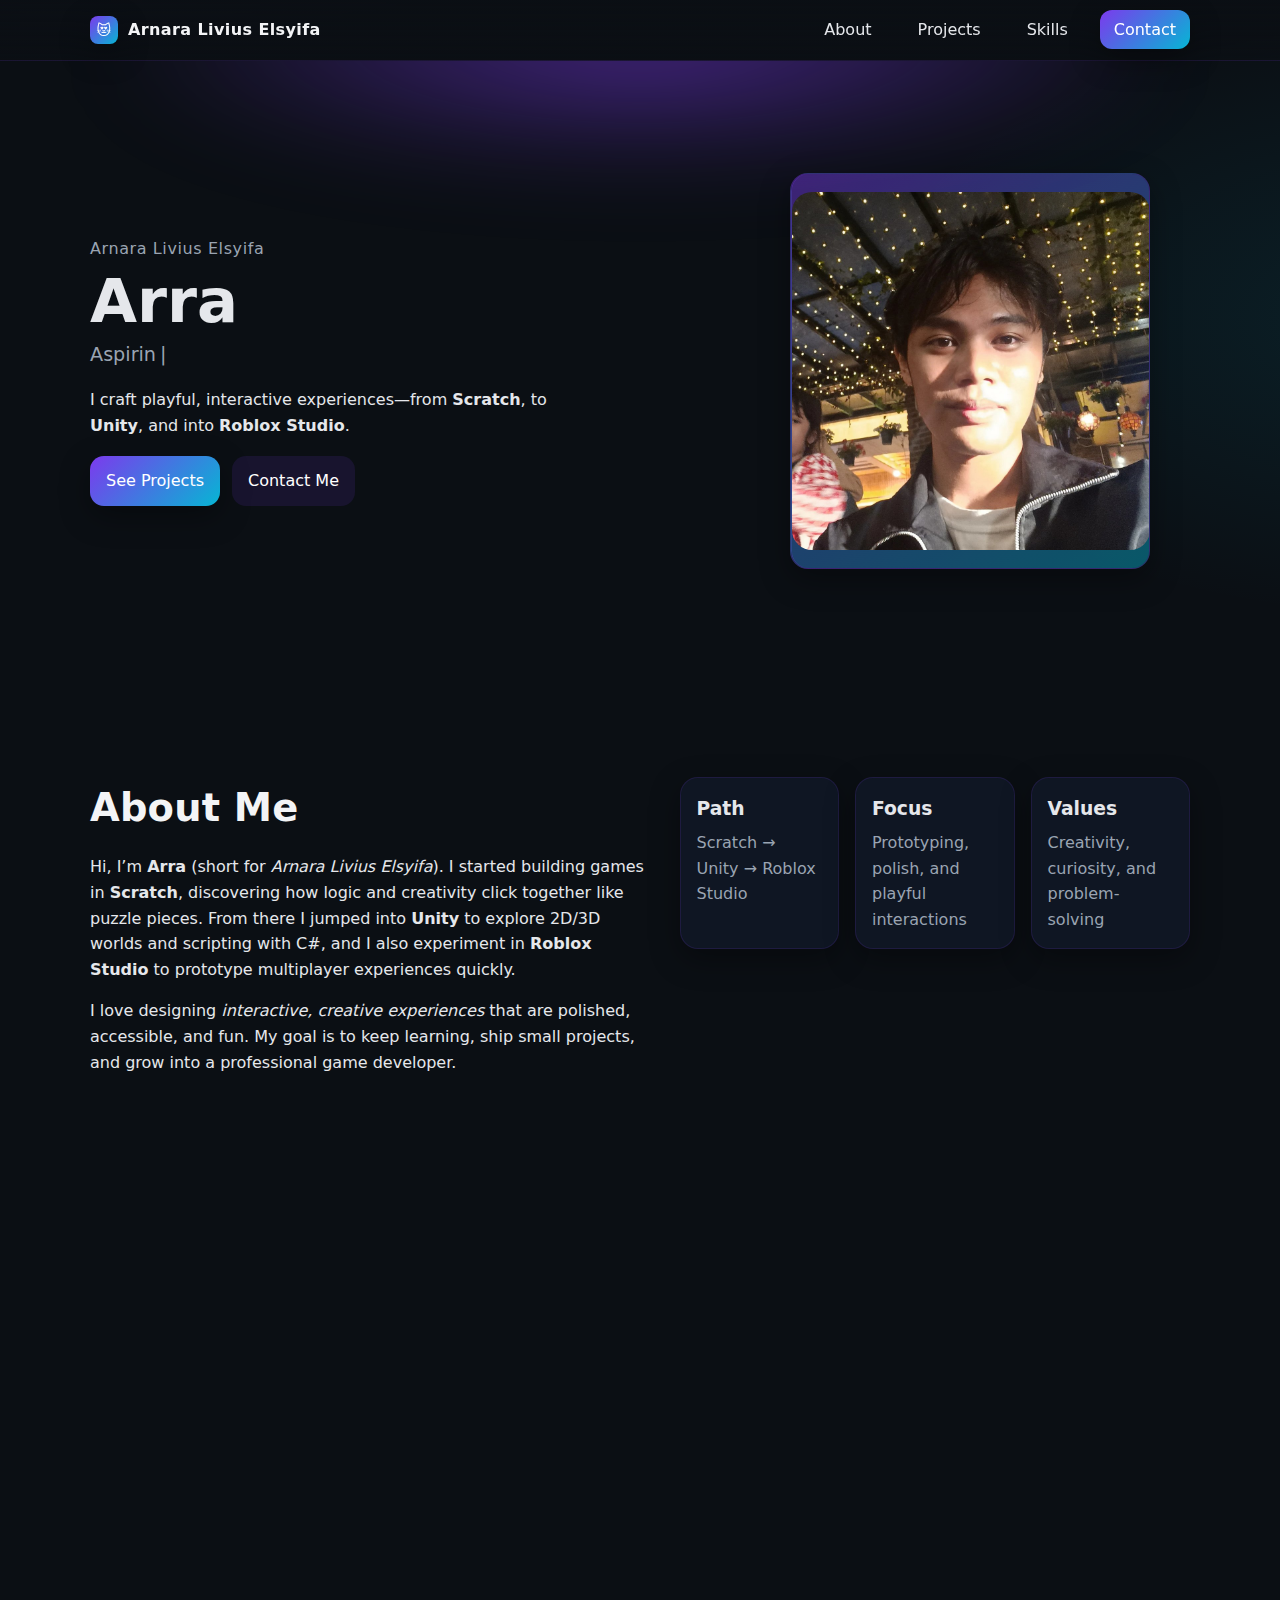
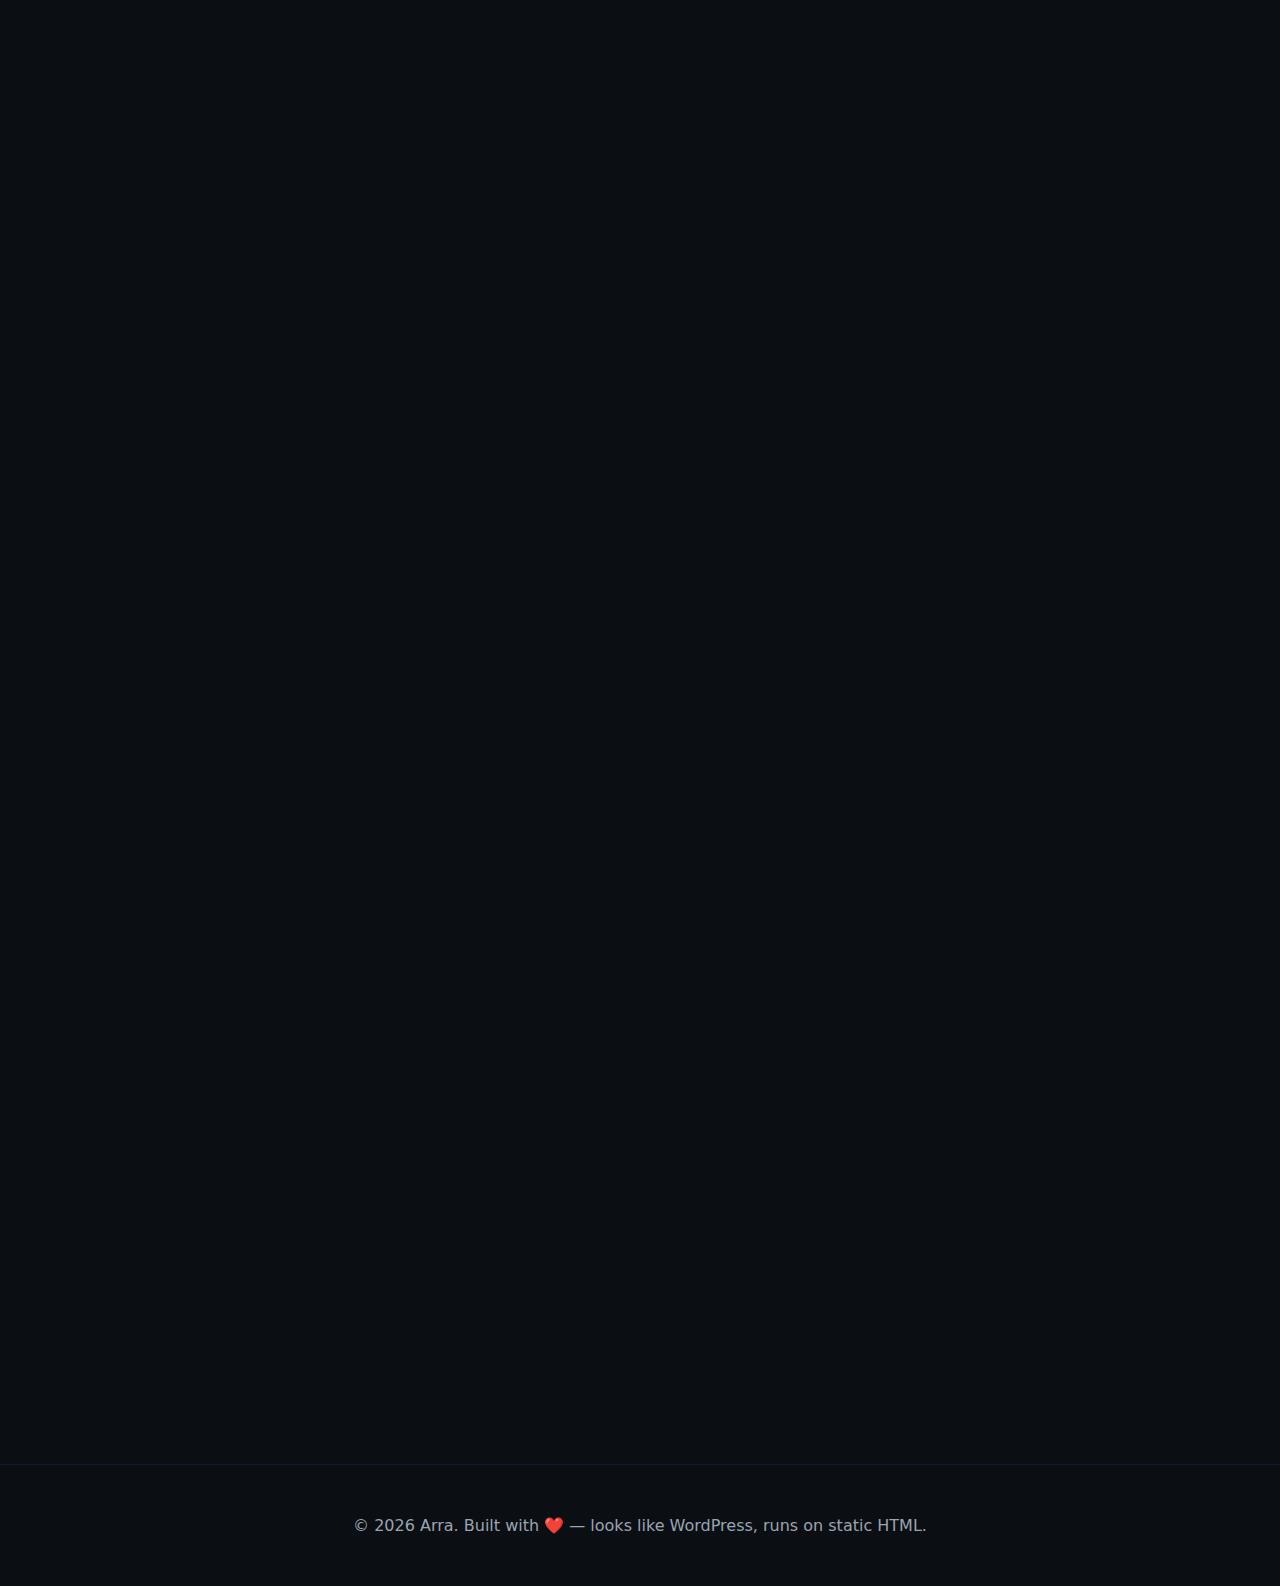
<file: index.html>
<!DOCTYPE html>
<html lang="en">
<head>
  <meta charset="UTF-8" />
  <meta name="viewport" content="width=device-width, initial-scale=1.0" />
  <meta name="description" content="Arra — Aspiring Game Developer. Portfolio, projects, and contact." />
  <meta name="generator" content="WordPress 6.4.3" />
  <title>Arra | Aspiring Game Developer</title>
  <link rel="stylesheet" href="style.css?ver=6.4.3" />
  <link rel="preload" href="style.css?ver=6.4.3" as="style" />
  <script defer src="script.js?ver=6.4.3"></script>
</head>
<body class="home blog wp-embed-responsive theme-arraslate scheme-dark">
  <header id="site-header" class="site-header wp-block-group">
    <div class="container nav-container">
      <a class="brand wp-block-site-title" href="#home" aria-label="Arra Home">
        <span class="logo-mark" aria-hidden="true">😻</span>
        <span class="brand-text">Arnara Livius Elsyifa</span>
      </a>
      <nav class="primary-nav" aria-label="Main Navigation">
        <button class="nav-toggle" aria-controls="nav-menu" aria-expanded="false">
          <span class="sr-only">Toggle navigation</span>
          <div class="hamburger" aria-hidden="true"></div>
        </button>
        <ul id="nav-menu" class="menu wp-block-navigation">
          <li><a href="#about" class="nav-link">About</a></li>
          <li><a href="#projects" class="nav-link">Projects</a></li>
          <li><a href="#skills" class="nav-link">Skills</a></li>
          <li><a href="#contact" class="nav-link cta">Contact</a></li>
        </ul>
      </nav>
    </div>
  </header>

  <main id="home" class="site-content">
    <!-- HERO -->
    <section class="section hero wp-block-cover reveal" data-wp-area="hero">
      <div class="container hero-inner">
        <div class="hero-copy">
          <p class="eyebrow">Arnara Livius Elsyifa</p>
          <h1 class="headline">Arra</h1>
          <p class="tagline"><span id="typewriter"></span></p>
          <p class="intro">
            I craft playful, interactive experiences&mdash;from <strong>Scratch</strong>, to <strong>Unity</strong>, and into <strong>Roblox Studio</strong>.
          </p>
          <div class="hero-actions">
            <a href="#projects" class="btn btn-primary">See Projects</a>
            <a href="#contact" class="btn btn-ghost">Contact Me</a>
          </div>
        </div>
        <figure class="hero-media" aria-label="Profile image placeholder">
          <!-- Placeholder frame for photo -->
          <div class="photo-frame" role="img" aria-label="Arra photo placeholder">
            <div class="photo-frame">
              <img src="images/arra.jpg" alt="Arra" />
            </div>
        </figure>
      </div>
      <div class="hero-glow" aria-hidden="true"></div>
    </section>

    <!-- ABOUT -->
    <section id="about" class="section about reveal">
      <div class="container cols-2">
        <div class="content">
          <h2 class="section-title">About Me</h2>
          <p>
            Hi, I’m <strong>Arra</strong> (short for <em>Arnara Livius Elsyifa</em>). I started building games in
            <strong>Scratch</strong>, discovering how logic and creativity click together like puzzle pieces.
            From there I jumped into <strong>Unity</strong> to explore 2D/3D worlds and scripting with C#,
            and I also experiment in <strong>Roblox Studio</strong> to prototype multiplayer experiences quickly.
          </p>
          <p>
            I love designing <em>interactive, creative experiences</em> that are polished, accessible, and fun.
            My goal is to keep learning, ship small projects, and grow into a professional game developer.
          </p>
        </div>
        <ul class="about-highlights">
          <li class="highlight-card">
            <h3>Path</h3>
            <p>Scratch &rarr; Unity &rarr; Roblox Studio</p>
          </li>
          <li class="highlight-card">
            <h3>Focus</h3>
            <p>Prototyping, polish, and playful interactions</p>
          </li>
          <li class="highlight-card">
            <h3>Values</h3>
            <p>Creativity, curiosity, and problem-solving</p>
          </li>
        </ul>
      </div>
    </section>

    <!-- PROJECTS -->
    <section id="projects" class="section projects reveal">
      <div class="container">
        <div class="section-head">
          <h2 class="section-title">Projects</h2>
          <p class="section-subtitle">A few things I’ve built and experimented with.</p>
        </div>

        <div class="projects-grid">
          <!-- Project Card Template -->
          <article class="project-card">
            <div class="project-media" aria-label="Scratch Mini-Platformer Screenshot">
              <img src="images/scratch.png" alt="Scratch Mini-Platformer" class="project-img">
            </div>
            
            <div class="project-body">
              <h3 class="project-title">Scratch Mini-Platformer</h3>
              <p class="project-desc">A tight, responsive platformer with collectible coins and simple level logic.</p>
              <div class="project-tags">
                <span>Scratch</span><span>Design</span><span>Gameplay</span>
              </div>
            </div>
          </article>

          <article class="project-card">
            <div class="project-media" aria-label="Scratch Mini-Platformer Screenshot">
              <img src="images/unity.png" alt="Scratch Mini-Platformer" class="project-img">
            </div>
            <div class="project-body">
              <h3 class="project-title">Unity 2D Runner</h3>
              <p class="project-desc">Endless runner prototype: parallax backgrounds, C# obstacle spawner, juice.</p>
              <div class="project-tags">
                <span>Unity</span><span>C#</span><span>2D</span>
              </div>
            </div>
          </article>

          <article class="project-card">
            <div class="project-media" aria-label="Scratch Mini-Platformer Screenshot">
              <img src="images/roblox.png" alt="Scratch Mini-Platformer" class="project-img">
            </div>
            <div class="project-body">
              <h3 class="project-title">Roblox Obby</h3>
              <p class="project-desc">Fast-paced obby with checkpoints and tweened UI feedback for player progress.</p>
              <div class="project-tags">
                <span>Roblox Studio</span><span>Lua</span><span>UX</span>
              </div>
            </div>
          </article>

          <!-- Duplicate/extend these for more projects -->
        </div>
      </div>
    </section>

    <!-- SKILLS -->
    <section id="skills" class="section skills reveal">
      <div class="container">
        <div class="section-head">
          <h2 class="section-title">Skills</h2>
          <p class="section-subtitle">Technologies and strengths I’m growing.</p>
        </div>

        <div class="skills-grid">
          <div class="skill">
            <div class="skill-head">
              <span class="skill-name">Scratch</span>
              <span class="skill-val" data-skill="90">90%</span>
            </div>
            <div class="meter" data-level="90"><span class="bar"></span></div>
          </div>

          <div class="skill">
            <div class="skill-head">
              <span class="skill-name">Unity</span>
              <span class="skill-val" data-skill="75">75%</span>
            </div>
            <div class="meter" data-level="75"><span class="bar"></span></div>
          </div>

          <div class="skill">
            <div class="skill-head">
              <span class="skill-name">Roblox Studio</span>
              <span class="skill-val" data-skill="70">70%</span>
            </div>
            <div class="meter" data-level="70"><span class="bar"></span></div>
          </div>

          <div class="skill">
            <div class="skill-head">
              <span class="skill-name">C# Basics</span>
              <span class="skill-val" data-skill="65">65%</span>
            </div>
            <div class="meter" data-level="65"><span class="bar"></span></div>
          </div>

          <div class="skill">
            <div class="skill-head">
              <span class="skill-name">Creativity</span>
              <span class="skill-val" data-skill="90">90%</span>
            </div>
            <div class="meter" data-level="90"><span class="bar"></span></div>
          </div>

          <div class="skill">
            <div class="skill-head">
              <span class="skill-name">Problem-Solving</span>
              <span class="skill-val" data-skill="80">80%</span>
            </div>
            <div class="meter" data-level="80"><span class="bar"></span></div>
          </div>
        </div>
      </div>
    </section>

    <!-- CONTACT -->
    <section id="contact" class="section contact reveal">
      <div class="container cols-2">
        <div class="content">
          <h2 class="section-title">Contact</h2>
          <p class="section-subtitle">Let’s build something cool together.</p>
          <ul class="socials">
            <li><a href="https://github.com/your-username" target="_blank" rel="noopener">GitHub</a></li>
            <li><a href="https://www.linkedin.com/in/your-username" target="_blank" rel="noopener">LinkedIn</a></li>
            <li><a href="mailto:you@example.com">Email</a></li>
          </ul>
        </div>

        <form class="contact-form" id="contact-form" action="#" method="post" novalidate>
          <!-- Fake wp-nonce and field names -->
          <input type="hidden" name="_wpnonce" value="fake_nonce_123" />
          <div class="form-row">
            <label for="name">Name</label>
            <input id="name" name="name" type="text" placeholder="Your name" required />
          </div>
          <div class="form-row">
            <label for="email">Email</label>
            <input id="email" name="email" type="email" placeholder="you@example.com" required />
          </div>
          <div class="form-row">
            <label for="message">Message</label>
            <textarea id="message" name="message" rows="5" placeholder="Wish me some good lucks!" required></textarea>
          </div>
          <button type="submit" class="btn btn-primary">Send Message</button>
          <p class="form-note">maaf ya ga ada backend :(</p>
          <div class="toast" role="status" aria-live="polite" aria-atomic="true"></div>
        </form>
      </div>
    </section>
  </main>

  <footer class="site-footer">
    <div class="container">
      <p>&copy; <span id="year"></span> Arra. Built with ❤️ — looks like WordPress, runs on static HTML.</p>
    </div>
  </footer>

  <!-- Dummy wp_footer() -->
  <div class="is-hidden" data-wp-footer="true"></div>
</body>
</html>
</file>
<file: style.css>
:root{
  --bg: #0b0f14;
  --surface: #111827;
  --muted: #9aa4b2;
  --text: #e5e7eb;
  --heading: #f3f4f6;
  --accent: #7c3aed;
  --accent-2: #06b6d4;
  --ring: rgba(124,58,237,0.35);
  --card: #0f1623;
  --shadow: 0 10px 30px rgba(0,0,0,0.35);
  --radius: 18px;
  --container: 1100px;
}

*{box-sizing:border-box}
html{scroll-behavior:smooth}
body{
  margin:0;
  font-family: ui-sans-serif, system-ui, -apple-system, Segoe UI, Roboto, Ubuntu, Cantarell, Noto Sans, Helvetica Neue, Arial, "Apple Color Emoji","Segoe UI Emoji";
  background: radial-gradient(1200px 600px at 10% -10%, rgba(124,58,237,0.12), transparent 60%),
              radial-gradient(900px 500px at 110% 10%, rgba(6,182,212,0.10), transparent 60%), var(--bg);
  color: var(--text);
  line-height: 1.6;
}

.container{
  width: min(92%, var(--container));
  margin-inline: auto;
}

.section{
  padding: 96px 0;
}

.section-title{
  font-size: clamp(1.6rem, 0.9rem + 2.5vw, 2.4rem);
  color: var(--heading);
  letter-spacing: 0.2px;
  margin: 0 0 8px;
}

.section-subtitle{
  color: var(--muted);
  margin: 0 0 28px;
}

.site-header{
  position: sticky;
  top: 0;
  z-index: 50;
  backdrop-filter: blur(8px);
  background: linear-gradient(to bottom, rgba(11,15,20,0.85), rgba(11,15,20,0.35));
  border-bottom: 1px solid rgba(124,58,237,0.15);
}

.nav-container{
  display:flex;
  align-items:center;
  justify-content:space-between;
  padding: 16px 0;
}

.brand{
  display:flex; gap:10px; align-items:center;
  text-decoration:none; color:var(--heading);
  font-weight:700; letter-spacing:0.4px;
}
.logo-mark{display:inline-grid; place-items:center; width:28px; height:28px;
  border-radius:8px; background: linear-gradient(135deg, var(--accent), var(--accent-2));
  box-shadow: var(--shadow); font-size:14px; color:#fff;}

.primary-nav ul, .primary-nav .menu{list-style:none; margin:0; padding:0; display:flex; gap:18px; align-items:center;}
.nav-link{color:var(--text); text-decoration:none; padding:10px 14px; border-radius:12px; transition: all .2s ease;}
.nav-link:hover{background: rgba(124,58,237,0.12); color:#fff}
.nav-link.cta{background: linear-gradient(135deg, var(--accent), var(--accent-2)); color:#fff; box-shadow: var(--shadow);}
.nav-link.cta:hover{transform: translateY(-1px);}

.nav-toggle{display:none; background:none; border:0; padding:8px; border-radius:12px}
.hamburger{width:22px; height:2px; background:var(--text); position:relative}
.hamburger::before,.hamburger::after{content:""; position:absolute; left:0; right:0; height:2px; background:var(--text);}
.hamburger::before{top:-6px}.hamburger::after{top:6px}

.hero{
  position: relative;
  overflow: clip;
}
.hero-inner{
  display:grid;
  grid-template-columns: 1.2fr 1fr;
  gap: 32px;
  align-items: center;
}
.eyebrow{color:var(--muted); margin:0 0 6px; letter-spacing:.6px}
.headline{font-size: clamp(2.6rem, 1.8rem + 2.5vw, 4rem); margin:0 0 6px; line-height:1.1}
.tagline{font-size: clamp(1rem, .9rem + .5vw, 1.2rem); color:var(--muted); margin:0 0 10px}
.intro{max-width: 48ch;}

.hero-actions{display:flex; gap:12px; margin-top:18px}
.btn{
  display:inline-block; border:0; padding:12px 16px; border-radius:14px;
  text-decoration:none; cursor:pointer; transition: transform .15s ease, box-shadow .2s ease;
}
.btn-primary{background: linear-gradient(135deg, var(--accent), var(--accent-2)); color:#fff; box-shadow: var(--shadow);}
.btn-primary:hover{transform: translateY(-2px)}
.btn-ghost{background: rgba(124,58,237,0.12); color:#fff}
.btn-ghost:hover{transform: translateY(-2px)}

.hero-media{justify-self:end}
.photo-frame{
  width:min(360px, 86vw); aspect-ratio: 1/1.1;
  border-radius: var(--radius);
  background: linear-gradient(145deg, rgba(124,58,237,0.25), rgba(6,182,212,0.25));
  border: 1px solid rgba(124,58,237,0.25);
  box-shadow: var(--shadow);
  position: relative; overflow:hidden;
  display:grid; place-items:center;
}
.photo-grid{
  width:92%; height:92%; border-radius: calc(var(--radius) - 8px);
  background:
     linear-gradient(90deg, rgba(255,255,255,.06) 1px, transparent 1px) 0 0/22px 22px,
     linear-gradient(0deg, rgba(255,255,255,.06) 1px, transparent 1px) 0 0/22px 22px,
     radial-gradient(200px 120px at 70% 20%, rgba(124,58,237,.25), transparent 60%);
  backdrop-filter: blur(2px);
}
.frame-caption{position:absolute; bottom:10px; right:12px; font-size:12px; color:var(--muted)}

.hero-glow{
  position:absolute; inset:-30% -10% auto -10%; height:55%; z-index:-1;
  background: radial-gradient(closest-side, rgba(124,58,237,0.55), transparent 70%);
  filter: blur(45px);
}

.cols-2{display:grid; grid-template-columns: 1.1fr 1fr; gap: 28px; align-items:start}
.about-highlights{display:grid; grid-template-columns: repeat(3,1fr); gap:16px; padding:0; margin:0; list-style:none}
.highlight-card{
  background: var(--card); border: 1px solid rgba(124,58,237,0.15);
  border-radius: var(--radius); padding:16px; box-shadow: var(--shadow);
}
.highlight-card h3{margin:0 0 6px}
.highlight-card p{margin:0; color:var(--muted)}

.projects-grid{display:grid; grid-template-columns: repeat(3,1fr); gap:18px}
.project-card{
  background: var(--card); border: 1px solid rgba(124,58,237,0.15);
  border-radius: var(--radius); overflow:hidden; box-shadow: var(--shadow);
  transition: transform .2s ease, border-color .2s ease;
}
.project-card:hover{transform: translateY(-4px); border-color: rgba(6,182,212,0.45)}
.project-media{aspect-ratio:16/9; background: #0b1220; display:grid; place-items:center}
.img-placeholder{
  width:88%; height:68%; border-radius:14px;
  background:
    linear-gradient(135deg, rgba(124,58,237,0.4), rgba(6,182,212,0.4));
  filter: saturate(90%);
}
.project-body{padding:14px 16px}
.project-title{margin:6px 0 4px; font-size:1.1rem}
.project-desc{margin:0 0 8px; color: var(--muted)}
.project-tags{display:flex; gap:8px; flex-wrap:wrap}
.project-tags span{
  font-size:.8rem; color:#dbeafe; background: rgba(124,58,237,0.15);
  padding:4px 8px; border-radius:999px; border:1px solid rgba(124,58,237,0.25);
}

.skills-grid{display:grid; grid-template-columns: repeat(2,1fr); gap:16px}
.skill{background: var(--card); border:1px solid rgba(124,58,237,0.15); border-radius: var(--radius); padding:14px; box-shadow: var(--shadow)}
.skill-head{display:flex; align-items:center; justify-content:space-between; margin-bottom:8px}
.meter{background:#0b1220; border-radius:999px; height:10px; overflow:hidden; border:1px solid rgba(124,58,237,0.25)}
.meter .bar{display:block; height:100%; width:0%; background: linear-gradient(90deg, var(--accent), var(--accent-2))}

.socials{list-style:none; padding:0; margin:0 0 14px; display:flex; gap:12px; flex-wrap:wrap}
.socials a{color:#e9d5ff; text-decoration:none; padding:8px 12px; border-radius:999px;
  background: rgba(124,58,237,0.12); border:1px solid rgba(124,58,237,0.25)}
.socials a:hover{transform: translateY(-2px)}

.contact-form{background: var(--card); border:1px solid rgba(124,58,237,0.15); border-radius: var(--radius); padding:16px; box-shadow: var(--shadow)}
.form-row{display:grid; gap:8px; margin-bottom:12px}
label{color:var(--muted)}
input, textarea{
  width:100%; padding:12px; border-radius:12px; border:1px solid rgba(124,58,237,0.25);
  background:#0b1220; color:var(--text); outline: none;
}
input:focus, textarea:focus{box-shadow: 0 0 0 4px var(--ring); border-color: var(--accent)}
.form-note{color:var(--muted); font-size:.9rem; margin-top:8px}
.toast{
  position:fixed; right:16px; bottom:16px; padding:12px 14px; border-radius:12px;
  background: linear-gradient(135deg, var(--accent), var(--accent-2)); color:#fff;
  box-shadow: var(--shadow); display:none;
}

.site-footer{padding: 32px 0; border-top: 1px solid rgba(124,58,237,0.15); color:var(--muted); text-align:center}

.reveal{opacity:0; transform: translateY(18px); transition: opacity .6s ease, transform .6s ease}
.reveal.active{opacity:1; transform:none}

@media (max-width: 980px){
  .hero-inner{grid-template-columns: 1fr; gap: 24px}
  .hero-media{justify-self:start}
  .cols-2{grid-template-columns: 1fr}
  .about-highlights{grid-template-columns: 1fr; gap:12px}
  .projects-grid{grid-template-columns: 1fr 1fr}
}

@media (max-width: 720px){
  .primary-nav .menu{display:none; position:absolute; right:4%; top:64px; flex-direction:column; gap:8px; padding:12px;
    background: var(--card); border:1px solid rgba(124,58,237,0.25); border-radius: 14px; box-shadow: var(--shadow);}
  .primary-nav .menu.open{display:flex}
  .nav-toggle{display:block}
  .projects-grid{grid-template-columns: 1fr}
  .skills-grid{grid-template-columns: 1fr}
}

#typewriter::after {
  content: "|";
  margin-left: 4px;
  animation: blink 0.7s infinite;
}
@keyframes blink {
  0%, 50%, 100% { opacity: 1; }
  25%, 75% { opacity: 0; }
}
.photo-frame img {
  width: 100%;
  height: auto;
  object-fit: cover;
  border-radius: 20px; 
  display: block;
}
.project-media {
  display: flex;
  justify-content: center;
  align-items: center;
  background: #1a1a1a; 
  border-radius: 12px;
  overflow: hidden;
  height: 180px; 
}

.project-media img {
  max-width: 100%;
  max-height: 100%;
  object-fit: contain;
  transition: transform 0.3s ease;
}
.nav-toggle {
  position: relative;
  width: 40px;
  height: 40px;
  background: none;
  border: none;
  cursor: pointer;
  color: var(--text);
}

.nav-toggle svg {
  width: 28px;
  height: 28px;
}

.nav-toggle span {
  position: absolute;
  left: -9999px;
}/* --- Mobile fixes for header + hero --- */
@media (max-width: 720px) {
  /* hide the "Toggle navigation" text but keep it accessible */
  .sr-only{
    position:absolute !important; width:1px; height:1px; padding:0; margin:-1px;
    overflow:hidden; clip:rect(0 0 0 0); white-space:nowrap; border:0;
  }

  /* center & size the hamburger button */
  .nav-toggle{
    display:flex; align-items:center; justify-content:center;
    width:40px; height:40px; margin-left:auto; background:none; border:0;
  }
  .hamburger{ width:24px; height:2px; background:var(--text); position:relative; }
  .hamburger::before,.hamburger::after{
    content:""; position:absolute; left:0; right:0; height:2px; background:var(--text);
  }
  .hamburger::before{ top:-7px; } .hamburger::after{ top:7px; }

  /* prevent hero content from being clipped & center it */
  .hero{ overflow: visible; }
  .hero-inner{ grid-template-columns:1fr; text-align:center; gap:20px; }
  .headline{ font-size: clamp(2rem, 6vw, 2.4rem); line-height:1.15; }
  .tagline, .intro{ margin-inline:auto; max-width:36ch; }
  .tagline{ min-height: 1.4em; } /* keeps the typewriter line from jumping */
  .hero-actions{ justify-content:center; flex-wrap:wrap; }
  .hero-media{ justify-self:center; }
  .photo-frame{ width:min(320px, 92vw); aspect-ratio:1/1; margin:0 auto; }
}
</file>
